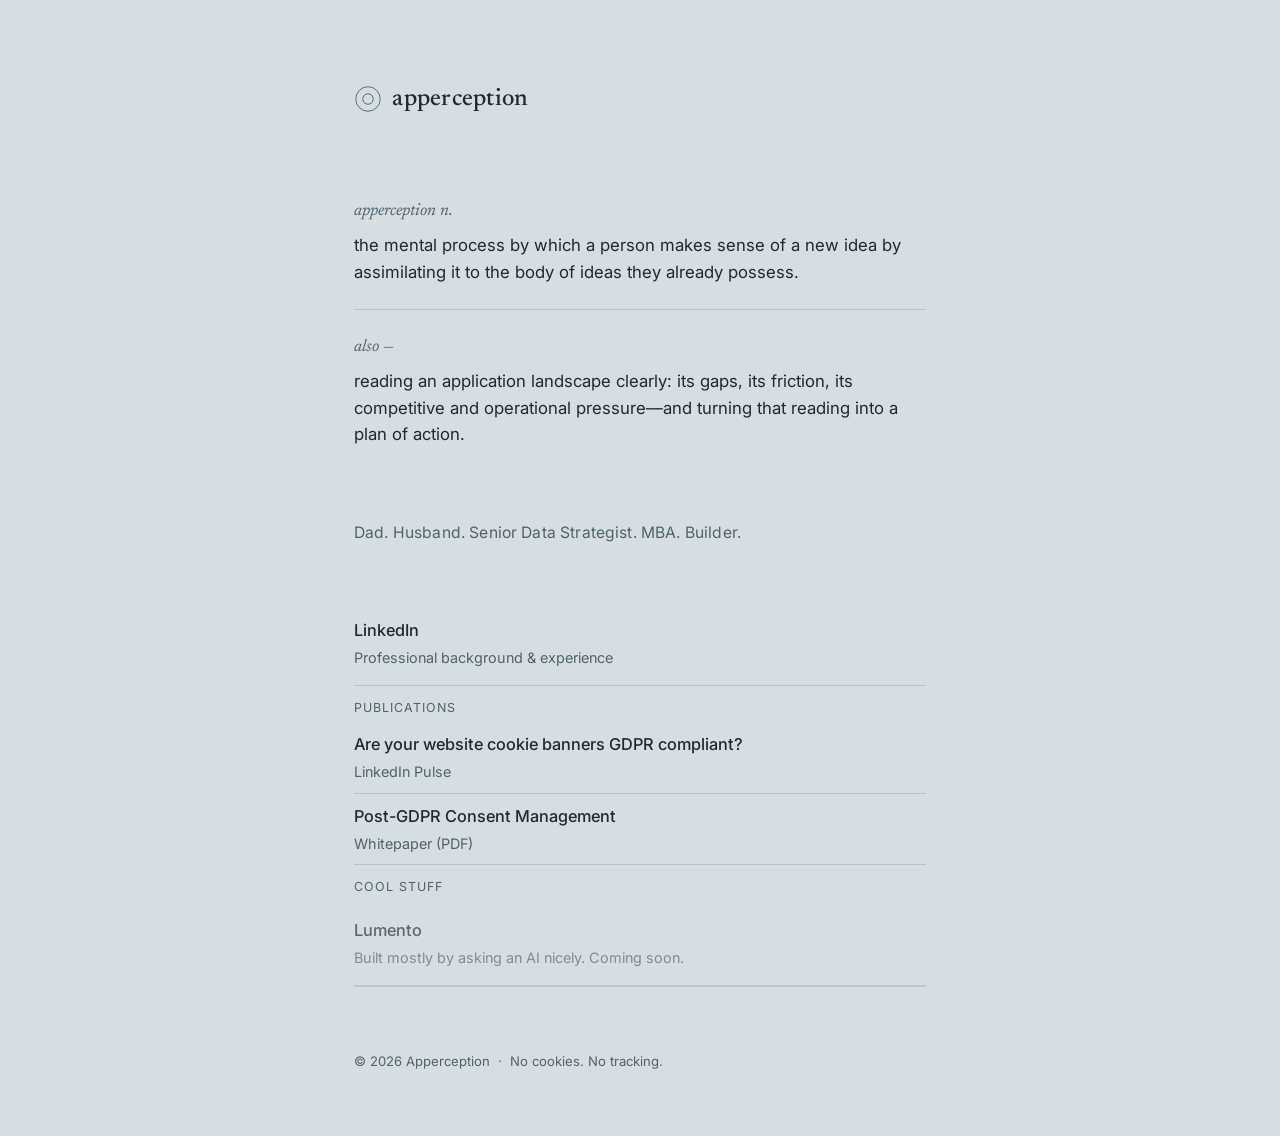
<file: index.html>
<!doctype html>
<html lang="en">
<head>
<meta charset="utf-8">
<meta name="viewport" content="width=device-width, initial-scale=1">
<title>Apperception</title>
<meta name="description" content="Apperception — reading an application landscape clearly, and turning that reading into a plan of action.">
<link rel="icon" href="assets/favicon.svg" type="image/svg+xml">
<link rel="preconnect" href="https://fonts.bunny.net">
<link href="https://fonts.bunny.net/css?family=newsreader:400,500,600i|inter:400,500,600" rel="stylesheet">
<link rel="stylesheet" href="assets/style.css">
</head>
<body>

<main class="page">

  <header class="mark">
    <svg class="mark-glyph" viewBox="0 0 48 48" aria-hidden="true">
      <circle cx="24" cy="24" r="21" fill="none" stroke="currentColor" stroke-width="1.4"/>
      <circle cx="24" cy="24" r="9" fill="none" stroke="currentColor" stroke-width="1.4"/>
    </svg>
    <span class="mark-word">apperception</span>
  </header>

  <section class="definitions">
    <div class="entry">
      <p class="pos"><span class="term">apperception</span> <em>n.</em></p>
      <p class="def">the mental process by which a person makes sense of a new idea by assimilating it to the body of ideas they already possess.</p>
    </div>
    <div class="entry entry-alt">
      <p class="pos"><em>also —</em></p>
      <p class="def">reading an application landscape clearly: its gaps, its friction, its competitive and operational pressure—and turning that reading into a plan of action.</p>
    </div>
  </section>

  <section class="focus">
    <p>Dad.  Husband.  Senior Data Strategist.  MBA.  Builder.</p>
  </section>

  <nav class="links" aria-label="Elsewhere">

    <a class="link-row" href="https://www.linkedin.com/in/apperception" target="_blank" rel="noopener">
      <span class="link-title">LinkedIn</span>
      <span class="link-desc">Professional background &amp; experience</span>
    </a>

    <div class="link-group">
      <span class="link-group-title">Publications</span>
      <a class="link-row sub" href="https://www.linkedin.com/pulse/your-website-cookie-banners-gdpr-compliant-greg-herman/" target="_blank" rel="noopener">
        <span class="link-title">Are your website cookie banners GDPR compliant?</span>
        <span class="link-desc">LinkedIn Pulse</span>
      </a>
      <a class="link-row sub" href="publications/1620914871915.pdf" target="_blank" rel="noopener">
        <span class="link-title">Post-GDPR Consent Management</span>
        <span class="link-desc">Whitepaper (PDF)</span>
      </a>
    </div>

    <div class="link-group">
      <span class="link-group-title">Cool Stuff</span>
      <a class="link-row soon" href="https://lumento.one">
        <span class="link-title">Lumento</span>
        <span class="link-desc">Built mostly by asking an AI nicely. Coming soon.</span>
      </a>
    </div>

  </nav>

  <footer class="foot">
    <p>&copy; 2026 Apperception &nbsp;·&nbsp; No cookies. No tracking.</p>
  </footer>

</main>

</body>
</html>
</file>
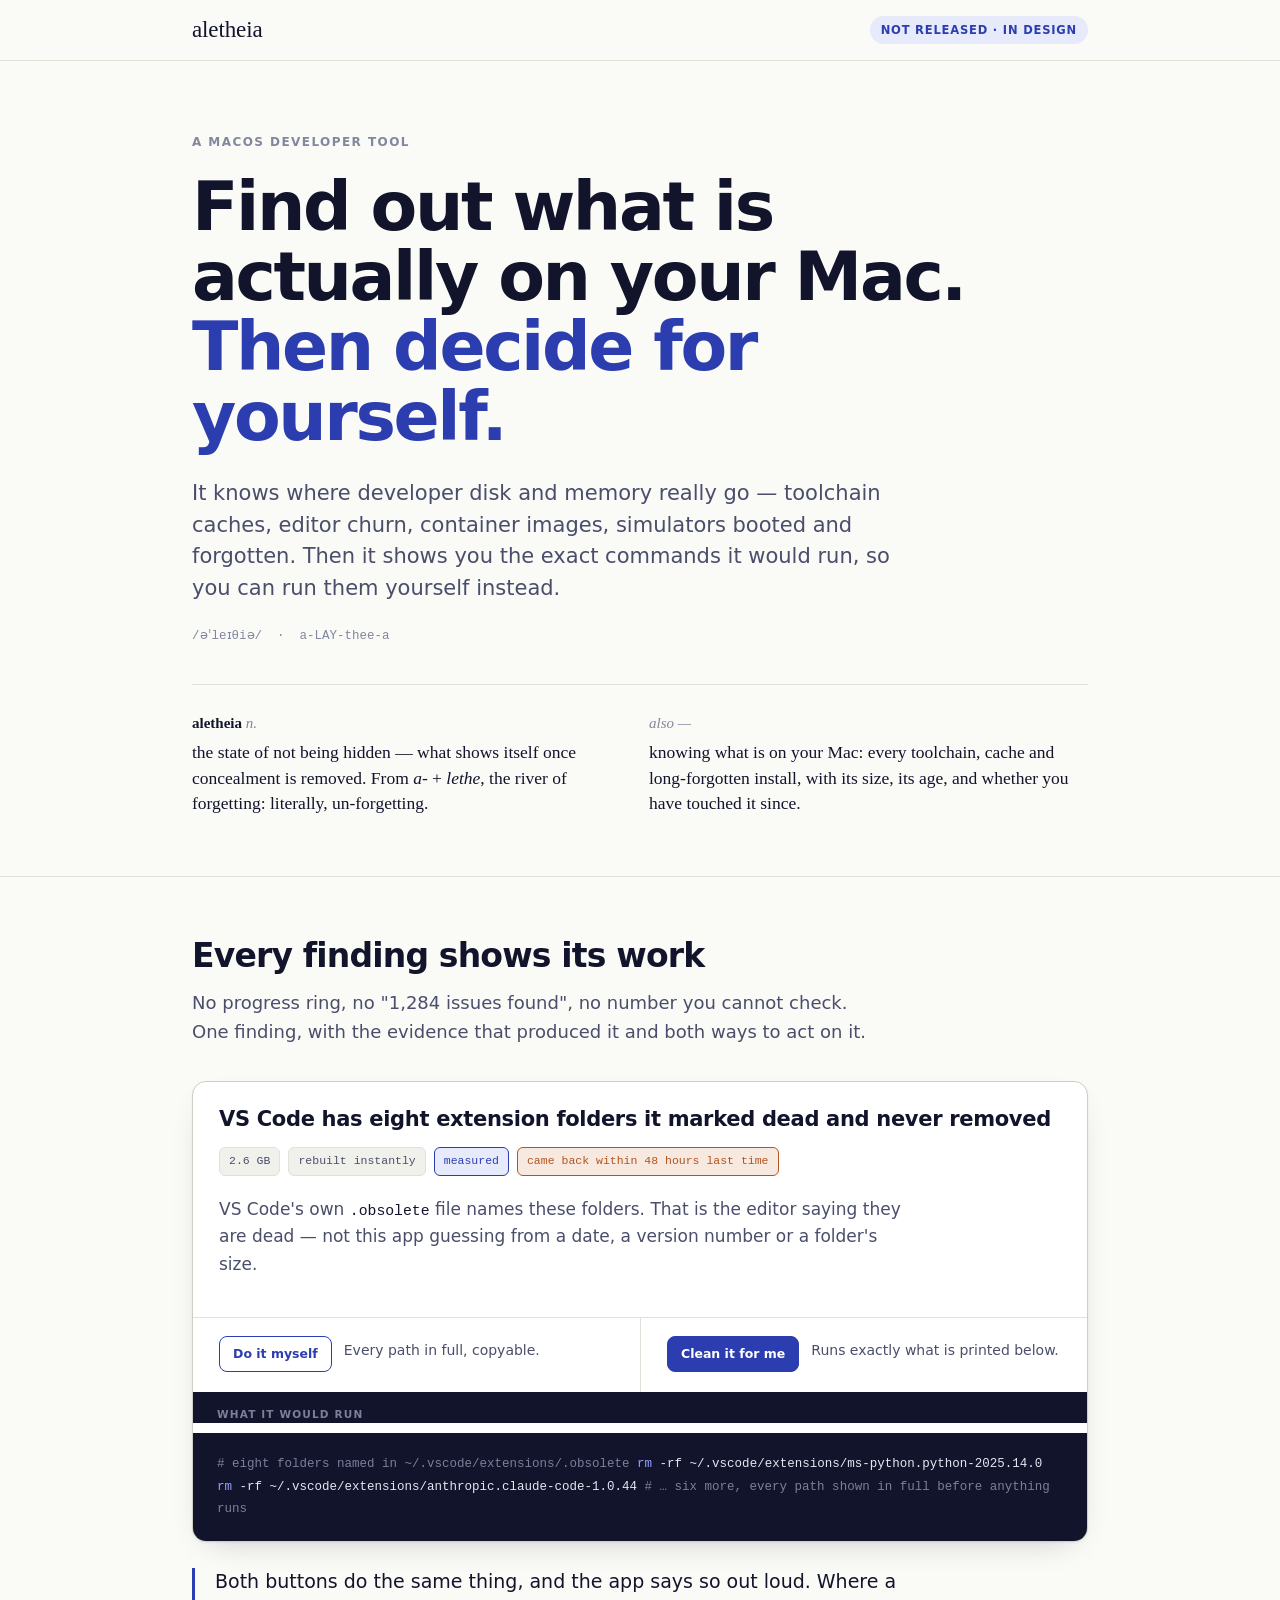
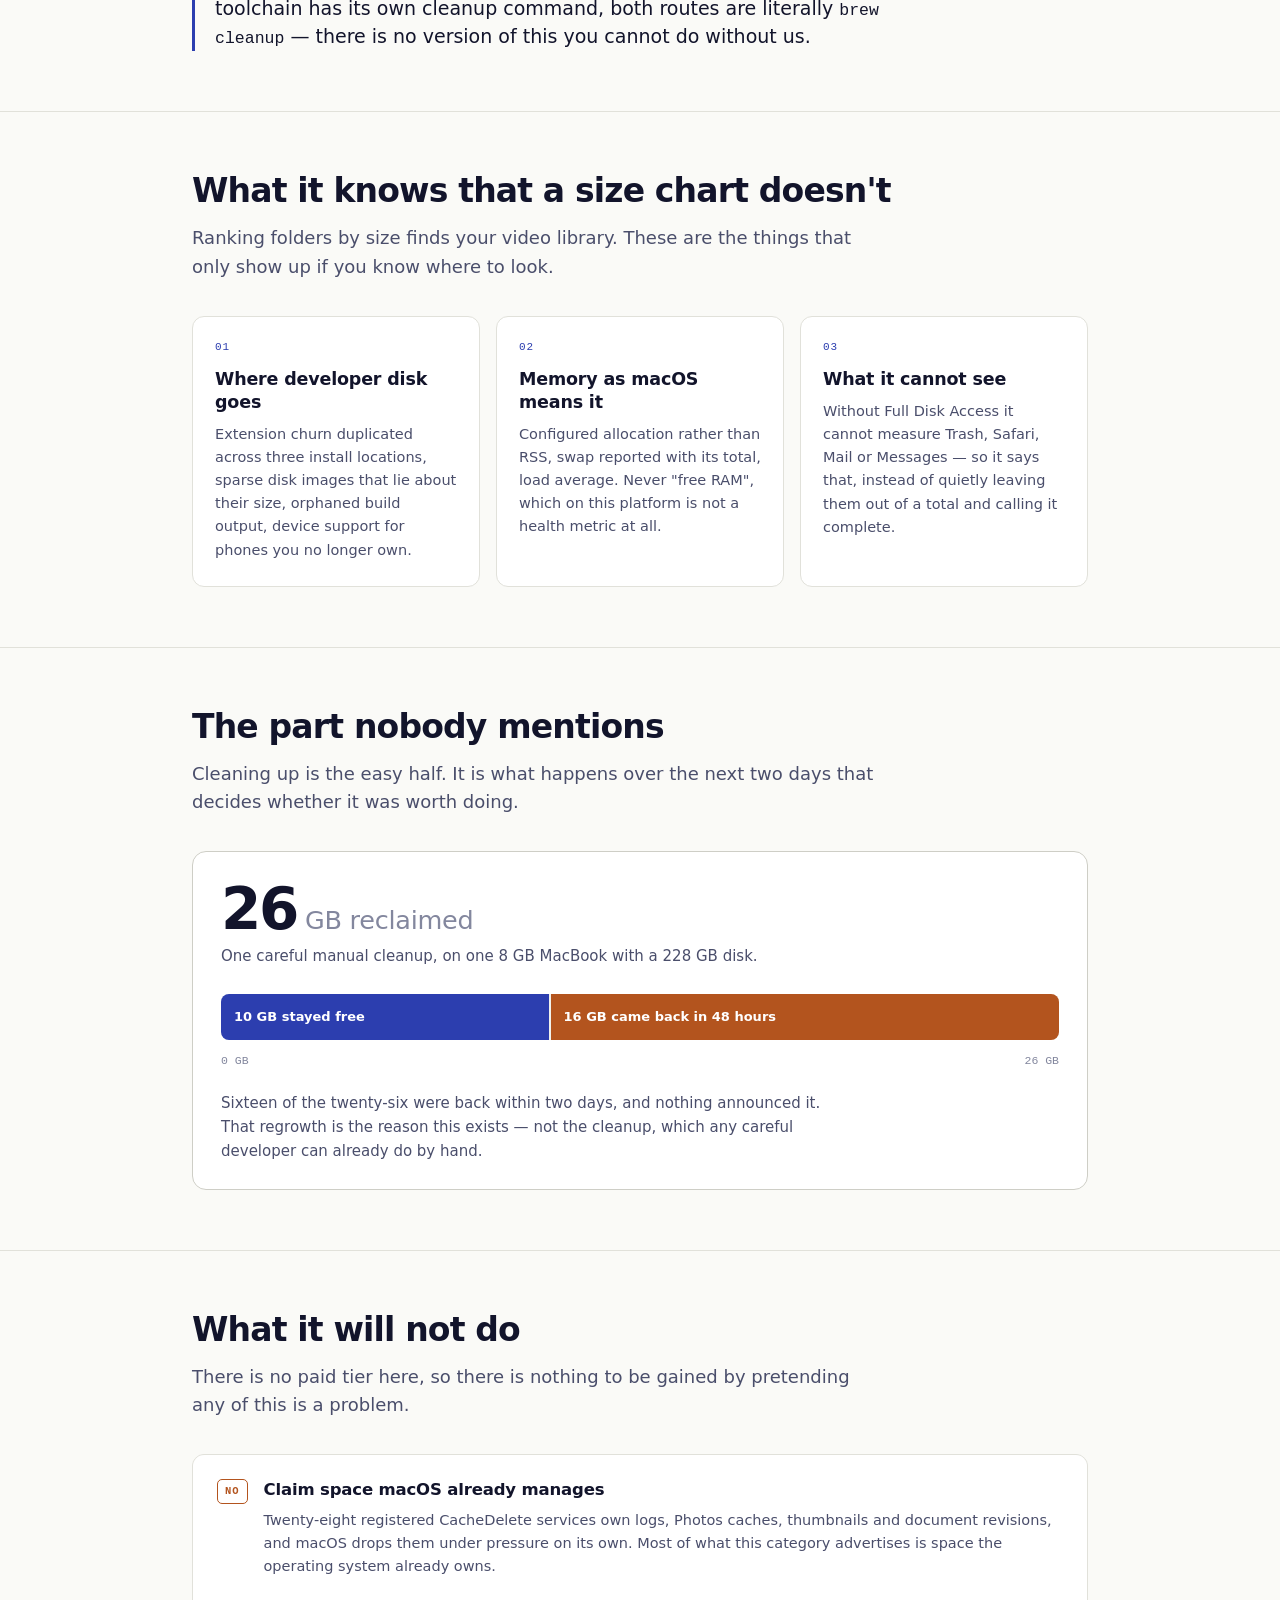
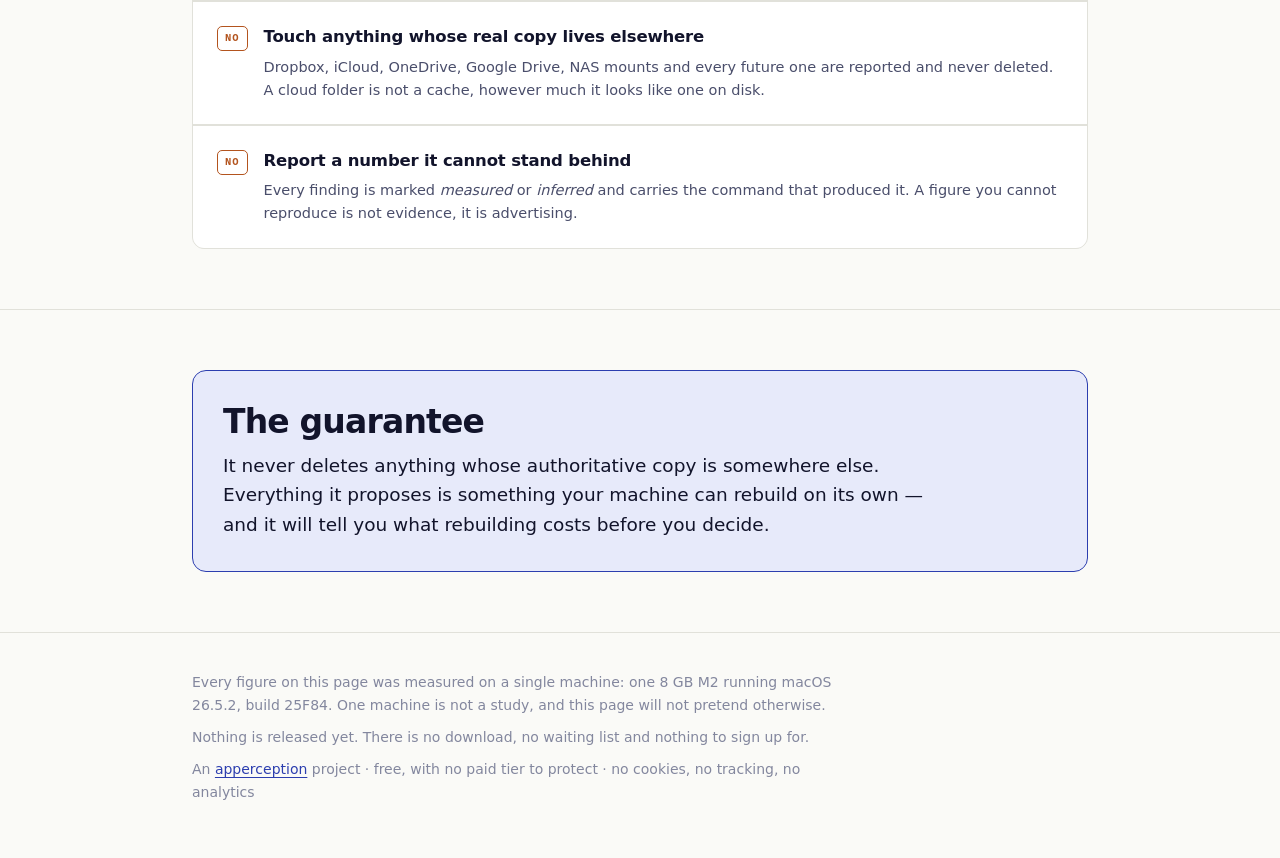
<file: products/aletheia/index.html>
<!doctype html>
<html lang="en">
<head>
<meta charset="utf-8">
<meta name="viewport" content="width=device-width,initial-scale=1,viewport-fit=cover">
<title>Aletheia</title>
<meta name="description" content="Aletheia — a macOS developer tool that shows you what is actually on your Mac, and exactly what it would do about it.">
<!--
  DESIGN NOTES

  Register: a product page, not an essay. apperception.eu is deliberately mild
  because it is a person; this is a thing you would install, and it is allowed to
  have presence. lumento.one is the sibling to match in energy, not in palette.

  The rule that gives the page its logic: DARK IS RESERVED FOR MACHINE VOICE.
  The only dark surface here is the panel where the app's own output lives.
  Everything addressed to a human is on paper.

  Palette: bone / deep indigo ink / ultramarine / burnt sienna. None of the three
  are used by apperception.eu (monochrome + serif) or lumento.one (cream/mustard/
  teal), so the family reads as a family of distinct things.

  The two data colours were validated, not eyeballed: ultramarine #2C3EAF against
  sienna #B3541E gives OKLab dE 32.4 at normal vision (hard floor 15) and 29.0 /
  33.7 / 27.6 under protan / deutan / tritan simulation (target 8). Both segments
  are direct-labelled regardless, so identity is never carried by colour alone.

  R88: no third-party requests, no cookies, no analytics. Type is the system
  stack, which on a Mac tool is the native voice and owes nothing to a font host.
  Source of truth: cleanmymac/site/products/aletheia/index.html
-->
<style>
  :root{
    --paper:#FAFAF7;
    --surface:#FFFFFF;
    --sunk:#F1F1EC;
    --ink:#12142B;
    --ink-2:#4A4E6B;
    --ink-3:#83879E;
    --accent:#2C3EAF;
    --accent-2:#5566D8;
    --accent-lift:#E7EAFA;
    --signal:#B3541E;
    --signal-lift:#F7E9DF;
    --rule:#E1E1DA;
    --rule-2:#CECEC6;
    --machine:#12142B;
    --machine-ink:#E4E6F2;
    --machine-faint:#7B7F9C;
    --on-accent:#FFFFFF;
    --on-signal:#FFFFFF;
    --serif:ui-serif,"New York","Iowan Old Style",Georgia,serif;
    --sans:-apple-system,BlinkMacSystemFont,"Segoe UI",system-ui,sans-serif;
    --mono:ui-monospace,"SF Mono",SFMono-Regular,Menlo,Consolas,monospace;
  }
  @media (prefers-color-scheme:dark){
    :root:not([data-theme="light"]){
      --paper:#0D0E1C; --surface:#151729; --sunk:#101223;
      --ink:#ECEDF6; --ink-2:#A8ACC4; --ink-3:#787C96;
      --accent:#8D9BFF; --accent-2:#6C7CF0; --accent-lift:#1C2044;
      --signal:#E0904F; --signal-lift:#2E2018;
      --rule:#262941; --rule-2:#343855;
      --machine:#07080F; --machine-ink:#E4E6F2; --machine-faint:#767A96;
      --on-accent:#0D0E1C; --on-signal:#241408;
    }
  }
  :root[data-theme="dark"]{
    --paper:#0D0E1C; --surface:#151729; --sunk:#101223;
    --ink:#ECEDF6; --ink-2:#A8ACC4; --ink-3:#787C96;
    --accent:#8D9BFF; --accent-2:#6C7CF0; --accent-lift:#1C2044;
    --signal:#E0904F; --signal-lift:#2E2018;
    --rule:#262941; --rule-2:#343855;
    --machine:#07080F; --machine-ink:#E4E6F2; --machine-faint:#767A96;
    --on-accent:#0D0E1C; --on-signal:#241408;
  }

  *{box-sizing:border-box}
  html{-webkit-text-size-adjust:100%}
  body{
    margin:0; background:var(--paper); color:var(--ink);
    font-family:var(--sans); font-size:17px; line-height:1.6;
    -webkit-font-smoothing:antialiased;
  }
  .wrap{width:min(940px,100%); margin-inline:auto; padding-inline:22px}
  p{margin:0 0 1em} p:last-child{margin-bottom:0}
  a{color:var(--accent); text-underline-offset:3px}
  a:focus-visible,button:focus-visible{outline:2px solid var(--accent); outline-offset:3px; border-radius:3px}

  /* ---------- sticky bar ---------- */
  .bar{
    position:sticky; top:env(safe-area-inset-top,0px); z-index:20;
    background:color-mix(in srgb,var(--paper) 88%,transparent);
    -webkit-backdrop-filter:blur(14px); backdrop-filter:blur(14px);
    border-bottom:1px solid var(--rule);
  }
  .bar .wrap{display:flex; align-items:center; justify-content:space-between; gap:16px; height:60px}
  .brand{font-family:var(--serif); font-size:23px; letter-spacing:-.005em}
  .chip{
    font-size:11.5px; font-weight:600; letter-spacing:.07em; text-transform:uppercase;
    color:var(--accent); background:var(--accent-lift); border-radius:999px;
    padding:5px 11px; white-space:nowrap;
  }

  /* ---------- hero ---------- */
  .hero{padding-block:72px 60px}
  .kicker{
    font-size:12px; font-weight:600; letter-spacing:.12em; text-transform:uppercase;
    color:var(--ink-3); margin:0 0 20px;
  }
  h1{
    font-size:clamp(38px,7.2vw,68px); line-height:1.03; letter-spacing:-.035em;
    font-weight:600; margin:0 0 26px; text-wrap:balance;
  }
  h1 .em{color:var(--accent)}
  .lede{font-size:clamp(18px,2.2vw,21px); line-height:1.5; color:var(--ink-2); max-width:34em; text-wrap:pretty}
  .say{font-family:var(--mono); font-size:12.5px; color:var(--ink-3); margin-top:22px}

  /* ---------- dictionary: one moment, not a theme ---------- */
  .dict{
    margin-top:38px; display:grid; gap:18px; grid-template-columns:1fr 1fr;
    border-top:1px solid var(--rule); padding-top:26px;
  }
  .dterm{font-family:var(--serif); font-size:15px; color:var(--ink-3); margin:0 0 5px}
  .dterm b{color:var(--ink); font-weight:600}
  .ddef{font-family:var(--serif); font-size:17.5px; line-height:1.45; margin:0}

  /* ---------- sections ---------- */
  section{padding-block:60px; border-top:1px solid var(--rule)}
  h2{font-size:clamp(25px,3.4vw,33px); line-height:1.15; letter-spacing:-.025em; font-weight:600; margin:0 0 14px; text-wrap:balance}
  .intro{font-size:18px; color:var(--ink-2); max-width:38em; margin-bottom:34px; text-wrap:pretty}

  /* ---------- the finding ---------- */
  .finding{
    background:var(--surface); border:1px solid var(--rule-2); border-radius:14px;
    overflow:hidden; box-shadow:0 1px 2px rgba(18,20,43,.05),0 12px 32px -18px rgba(18,20,43,.28);
  }
  .f-head{padding:24px 26px 20px}
  .f-title{font-size:21px; font-weight:600; line-height:1.3; letter-spacing:-.015em; margin:0 0 14px; text-wrap:balance}
  .chips{display:flex; flex-wrap:wrap; gap:8px}
  .tag{
    font-family:var(--mono); font-size:11.5px; padding:4px 9px; border-radius:6px;
    background:var(--sunk); border:1px solid var(--rule); color:var(--ink-2);
    font-variant-numeric:tabular-nums;
  }
  .tag.ok{color:var(--accent); border-color:var(--accent); background:var(--accent-lift)}
  .tag.back{color:var(--signal); border-color:var(--signal); background:var(--signal-lift)}
  .f-why{padding:0 26px 22px; color:var(--ink-2); max-width:44em}
  code{font-family:var(--mono); font-size:.87em; color:var(--ink)}

  .routes{display:grid; grid-template-columns:1fr 1fr; border-top:1px solid var(--rule)}
  .route{padding:18px 26px 20px; display:flex; gap:12px; align-items:flex-start}
  .route+.route{border-left:1px solid var(--rule)}
  .rbtn{
    flex:none; font-size:12.5px; font-weight:600; border-radius:8px; padding:7px 13px;
    border:1px solid var(--accent); color:var(--accent); background:transparent; white-space:nowrap;
  }
  .rbtn.solid{background:var(--accent); color:var(--on-accent); border-color:var(--accent)}
  .rtxt{font-size:14px; color:var(--ink-2); margin:0; padding-top:3px}

  .machine{
    background:var(--machine); color:var(--machine-ink);
    font-family:var(--mono); font-size:12.5px; line-height:1.8;
    padding:20px 24px; overflow-x:auto;
  }
  .machine .c{color:var(--machine-faint)}
  .machine .k{color:#95A3FF}
  .m-label{
    font-family:var(--sans); font-size:10.5px; font-weight:600; letter-spacing:.11em;
    text-transform:uppercase; color:var(--machine-faint); padding:14px 24px 0; background:var(--machine);
  }
  .pull{
    margin-top:26px; font-size:19px; line-height:1.45; color:var(--ink);
    border-left:3px solid var(--accent); padding-left:20px; max-width:40em; text-wrap:pretty;
  }

  /* ---------- knows: card grid ---------- */
  .grid{display:grid; grid-template-columns:repeat(3,1fr); gap:16px}
  .card{
    background:var(--surface); border:1px solid var(--rule); border-radius:12px;
    padding:22px 22px 24px;
  }
  .cnum{
    font-family:var(--mono); font-size:11px; letter-spacing:.08em; color:var(--accent);
    display:block; margin-bottom:12px;
  }
  .card h3{font-size:17.5px; font-weight:600; line-height:1.3; margin:0 0 9px; letter-spacing:-.01em}
  .card p{font-size:14.5px; color:var(--ink-2); margin:0}

  /* ---------- the data moment ---------- */
  .stat{
    background:var(--surface); border:1px solid var(--rule-2); border-radius:14px; padding:28px 28px 26px;
  }
  .big{
    font-size:clamp(40px,6vw,58px); font-weight:600; letter-spacing:-.04em; line-height:1;
    font-variant-numeric:tabular-nums; margin:0 0 6px;
  }
  .big .unit{font-size:.44em; font-weight:500; color:var(--ink-3); letter-spacing:-.01em}
  .statsub{font-size:15px; color:var(--ink-2); margin:0 0 26px}
  .barwrap{margin-bottom:12px}
  .bar-track{display:flex; height:46px; border-radius:8px; overflow:hidden; gap:2px; background:var(--sunk)}
  .seg{display:flex; align-items:center; padding-inline:13px; font-size:13px; font-weight:600; white-space:nowrap; min-width:0}
  .seg .n{font-variant-numeric:tabular-nums}
  .seg.kept{background:var(--accent); color:var(--on-accent); flex:10}
  .seg.back{background:var(--signal); color:var(--on-signal); flex:16}
  .seg span{overflow:hidden; text-overflow:ellipsis}
  .scale{display:flex; justify-content:space-between; font-family:var(--mono); font-size:11.5px; color:var(--ink-3); font-variant-numeric:tabular-nums}
  .statnote{margin-top:20px; font-size:15px; color:var(--ink-2); max-width:42em}

  /* ---------- refusals ---------- */
  .refuse{list-style:none; padding:0; margin:0; display:grid; gap:2px; border:1px solid var(--rule); border-radius:12px; overflow:hidden; background:var(--rule)}
  .refuse li{background:var(--surface); padding:22px 24px; display:grid; grid-template-columns:auto 1fr; gap:16px; align-items:start}
  .no{
    font-family:var(--mono); font-size:10.5px; font-weight:600; letter-spacing:.09em; color:var(--signal);
    border:1px solid var(--signal); border-radius:5px; padding:3px 7px; margin-top:2px; white-space:nowrap;
  }
  .refuse strong{display:block; font-size:16.5px; letter-spacing:-.01em; margin-bottom:5px}
  .refuse p{font-size:14.5px; color:var(--ink-2); margin:0}

  /* ---------- guarantee ---------- */
  .promise{
    background:var(--accent-lift); border:1px solid var(--accent); border-radius:14px;
    padding:32px 30px;
  }
  .promise h2{margin-bottom:10px}
  .promise p{font-size:18.5px; color:var(--ink); max-width:38em; text-wrap:pretty}

  footer{border-top:1px solid var(--rule); padding-block:38px 56px; font-size:14px; color:var(--ink-3)}
  footer p{margin:0 0 .7em; max-width:46em}

  @media (max-width:760px){
    .grid{grid-template-columns:1fr}
    .dict{grid-template-columns:1fr; gap:22px}
  }
  @media (max-width:560px){
    .routes{grid-template-columns:1fr}
    .route+.route{border-left:0; border-top:1px solid var(--rule)}
  }
  @media (prefers-reduced-motion:reduce){*{animation:none!important; transition:none!important}}
</style>
</head>
<body>

<div class="bar">
  <div class="wrap">
    <span class="brand">aletheia</span>
    <span class="chip">Not released · in design</span>
  </div>
</div>

<main>

  <div class="wrap hero">
    <p class="kicker">A macOS developer tool</p>
    <h1>Find out what is<br>actually on your Mac.<br><span class="em">Then decide for yourself.</span></h1>
    <p class="lede">It knows where developer disk and memory really go — toolchain caches, editor churn, container images, simulators booted and forgotten. Then it shows you the exact commands it would run, so you can run them yourself instead.</p>
    <p class="say">/əˈleɪθiə/ &nbsp;·&nbsp; a-LAY-thee-a</p>

    <div class="dict">
      <div>
        <p class="dterm"><b>aletheia</b> <em>n.</em></p>
        <p class="ddef">the state of not being hidden — what shows itself once concealment is removed. From <em>a-</em> + <em>lethe</em>, the river of forgetting: literally, un-forgetting.</p>
      </div>
      <div>
        <p class="dterm"><em>also —</em></p>
        <p class="ddef">knowing what is on your Mac: every toolchain, cache and long-forgotten install, with its size, its age, and whether you have touched it since.</p>
      </div>
    </div>
  </div>

  <section>
    <div class="wrap">
      <h2>Every finding shows its work</h2>
      <p class="intro">No progress ring, no "1,284 issues found", no number you cannot check. One finding, with the evidence that produced it and both ways to act on it.</p>

      <div class="finding">
        <div class="f-head">
          <p class="f-title">VS Code has eight extension folders it marked dead and never removed</p>
          <div class="chips">
            <span class="tag">2.6 GB</span>
            <span class="tag">rebuilt instantly</span>
            <span class="tag ok">measured</span>
            <span class="tag back">came back within 48 hours last time</span>
          </div>
        </div>
        <p class="f-why">VS Code's own <code>.obsolete</code> file names these folders. That is the editor saying they are dead — not this app guessing from a date, a version number or a folder's size.</p>

        <div class="routes">
          <div class="route">
            <span class="rbtn">Do it myself</span>
            <p class="rtxt">Every path in full, copyable.</p>
          </div>
          <div class="route">
            <span class="rbtn solid">Clean it for me</span>
            <p class="rtxt">Runs exactly what is printed below.</p>
          </div>
        </div>

        <p class="m-label">What it would run</p>
        <div class="machine">
<span class="c"># eight folders named in ~/.vscode/extensions/.obsolete</span>
<span class="k">rm</span> -rf ~/.vscode/extensions/ms-python.python-2025.14.0
<span class="k">rm</span> -rf ~/.vscode/extensions/anthropic.claude-code-1.0.44
<span class="c">#   … six more, every path shown in full before anything runs</span>
        </div>
      </div>

      <p class="pull">Both buttons do the same thing, and the app says so out loud. Where a toolchain has its own cleanup command, both routes are literally <code>brew cleanup</code> — there is no version of this you cannot do without us.</p>
    </div>
  </section>

  <section>
    <div class="wrap">
      <h2>What it knows that a size chart doesn't</h2>
      <p class="intro">Ranking folders by size finds your video library. These are the things that only show up if you know where to look.</p>
      <div class="grid">
        <article class="card">
          <span class="cnum">01</span>
          <h3>Where developer disk goes</h3>
          <p>Extension churn duplicated across three install locations, sparse disk images that lie about their size, orphaned build output, device support for phones you no longer own.</p>
        </article>
        <article class="card">
          <span class="cnum">02</span>
          <h3>Memory as macOS means it</h3>
          <p>Configured allocation rather than RSS, swap reported with its total, load average. Never "free RAM", which on this platform is not a health metric at all.</p>
        </article>
        <article class="card">
          <span class="cnum">03</span>
          <h3>What it cannot see</h3>
          <p>Without Full Disk Access it cannot measure Trash, Safari, Mail or Messages — so it says that, instead of quietly leaving them out of a total and calling it complete.</p>
        </article>
      </div>
    </div>
  </section>

  <section>
    <div class="wrap">
      <h2>The part nobody mentions</h2>
      <p class="intro">Cleaning up is the easy half. It is what happens over the next two days that decides whether it was worth doing.</p>

      <div class="stat">
        <p class="big">26<span class="unit"> GB reclaimed</span></p>
        <p class="statsub">One careful manual cleanup, on one 8 GB MacBook with a 228 GB disk.</p>

        <div class="barwrap">
          <div class="bar-track" role="img" aria-label="Of 26 GB reclaimed, 10 GB stayed free and 16 GB returned within 48 hours.">
            <div class="seg kept"><span><span class="n">10 GB</span> stayed free</span></div>
            <div class="seg back"><span><span class="n">16 GB</span> came back in 48 hours</span></div>
          </div>
        </div>
        <div class="scale"><span>0 GB</span><span>26 GB</span></div>

        <p class="statnote">Sixteen of the twenty-six were back within two days, and nothing announced it. That regrowth is the reason this exists — not the cleanup, which any careful developer can already do by hand.</p>
      </div>
    </div>
  </section>

  <section>
    <div class="wrap">
      <h2>What it will not do</h2>
      <p class="intro">There is no paid tier here, so there is nothing to be gained by pretending any of this is a problem.</p>
      <ul class="refuse">
        <li>
          <span class="no">NO</span>
          <div>
            <strong>Claim space macOS already manages</strong>
            <p>Twenty-eight registered CacheDelete services own logs, Photos caches, thumbnails and document revisions, and macOS drops them under pressure on its own. Most of what this category advertises is space the operating system already owns.</p>
          </div>
        </li>
        <li>
          <span class="no">NO</span>
          <div>
            <strong>Touch anything whose real copy lives elsewhere</strong>
            <p>Dropbox, iCloud, OneDrive, Google Drive, NAS mounts and every future one are reported and never deleted. A cloud folder is not a cache, however much it looks like one on disk.</p>
          </div>
        </li>
        <li>
          <span class="no">NO</span>
          <div>
            <strong>Report a number it cannot stand behind</strong>
            <p>Every finding is marked <em>measured</em> or <em>inferred</em> and carries the command that produced it. A figure you cannot reproduce is not evidence, it is advertising.</p>
          </div>
        </li>
      </ul>
    </div>
  </section>

  <section>
    <div class="wrap">
      <div class="promise">
        <h2>The guarantee</h2>
        <p>It never deletes anything whose authoritative copy is somewhere else. Everything it proposes is something your machine can rebuild on its own — and it will tell you what rebuilding costs before you decide.</p>
      </div>
    </div>
  </section>

  <footer>
    <div class="wrap">
      <p>Every figure on this page was measured on a single machine: one 8 GB M2 running macOS 26.5.2, build 25F84. One machine is not a study, and this page will not pretend otherwise.</p>
      <p>Nothing is released yet. There is no download, no waiting list and nothing to sign up for.</p>
      <p>An <a href="https://apperception.eu/">apperception</a> project · free, with no paid tier to protect · no cookies, no tracking, no analytics</p>
    </div>
  </footer>

</main>
</body>
</html>
</file>
<file: assets/style.css>
:root {
  --bg: #d6dee2;
  --bg-alt: #c7d1d5;
  --ink: #1f2933;
  --muted: #51626b;
  --line: rgba(31, 41, 51, 0.14);
  --accent: #3c5a55;
  --accent-ink: #2a3f3b;

  --serif: "Newsreader", Georgia, serif;
  --sans: "Inter", -apple-system, BlinkMacSystemFont, "Segoe UI", sans-serif;

  color-scheme: light dark;
}

@media (prefers-color-scheme: dark) {
  :root {
    --bg: #16181a;
    --bg-alt: #1e2123;
    --ink: #e7e5df;
    --muted: #9a988f;
    --line: rgba(231, 229, 223, 0.14);
    --accent: #7fa89f;
    --accent-ink: #9dc0b7;
  }
}

* { box-sizing: border-box; }

html, body {
  margin: 0;
  padding: 0;
}

body {
  background: var(--bg);
  color: var(--ink);
  font-family: var(--sans);
  font-size: 17px;
  line-height: 1.6;
  -webkit-font-smoothing: antialiased;
}

.page {
  max-width: 620px;
  margin: 0 auto;
  padding: 5rem 1.5rem 4rem;
}

/* mark */

.mark {
  display: flex;
  align-items: center;
  gap: 0.65rem;
  margin-bottom: 3.5rem;
}

.mark-glyph {
  width: 28px;
  height: 28px;
  color: var(--accent);
  flex: none;
}

.mark-word {
  font-family: var(--serif);
  font-weight: 500;
  font-size: 1.5rem;
  letter-spacing: 0.01em;
  color: var(--ink);
}

/* definitions */

.definitions {
  margin-bottom: 3rem;
}

.entry {
  padding: 1.5rem 0;
  border-bottom: 1px solid var(--line);
}

.entry-alt {
  border-bottom: none;
}

.pos {
  margin: 0 0 0.4rem;
  font-family: var(--serif);
  font-size: 1.05rem;
  color: var(--muted);
}

.pos .term {
  font-style: italic;
}

.def {
  margin: 0;
  font-size: 1.05rem;
  color: var(--ink);
  max-width: 54ch;
}

/* focus line */

.focus {
  margin-bottom: 3.5rem;
}

.focus p {
  margin: 0;
  color: var(--muted);
  font-size: 0.98rem;
  letter-spacing: 0.01em;
}

/* links */

.links {
  display: flex;
  flex-direction: column;
  gap: 0.25rem;
  margin-bottom: 4rem;
}

.link-row {
  display: flex;
  flex-direction: column;
  gap: 0.15rem;
  padding: 1rem 0;
  border-bottom: 1px solid var(--line);
  text-decoration: none;
  color: inherit;
  transition: opacity 0.15s ease;
}

a.link-row:hover .link-title,
a.link-row:focus-visible .link-title {
  color: var(--accent-ink);
}

.link-title {
  font-size: 1.02rem;
  font-weight: 500;
  color: var(--ink);
}

.link-desc {
  font-size: 0.9rem;
  color: var(--muted);
}

.link-group {
  border-bottom: 1px solid var(--line);
  padding-top: 0.5rem;
}

.link-group-title {
  display: block;
  font-size: 0.78rem;
  text-transform: uppercase;
  letter-spacing: 0.08em;
  color: var(--muted);
  margin-bottom: 0.25rem;
}

.link-row.sub {
  padding-left: 0;
  border-bottom: none;
  padding-top: 0.6rem;
  padding-bottom: 0.6rem;
}

.link-row.sub + .link-row.sub {
  border-top: 1px solid var(--line);
}

.link-row.soon {
  opacity: 0.65;
}

.link-row.soon .link-title::after {
  content: "";
}

/* footer */

.foot {
  color: var(--muted);
  font-size: 0.82rem;
}

.foot p {
  margin: 0;
}

@media (max-width: 480px) {
  .page {
    padding: 3.5rem 1.25rem 3rem;
  }
  .mark-word {
    font-size: 1.35rem;
  }
}
</file>
